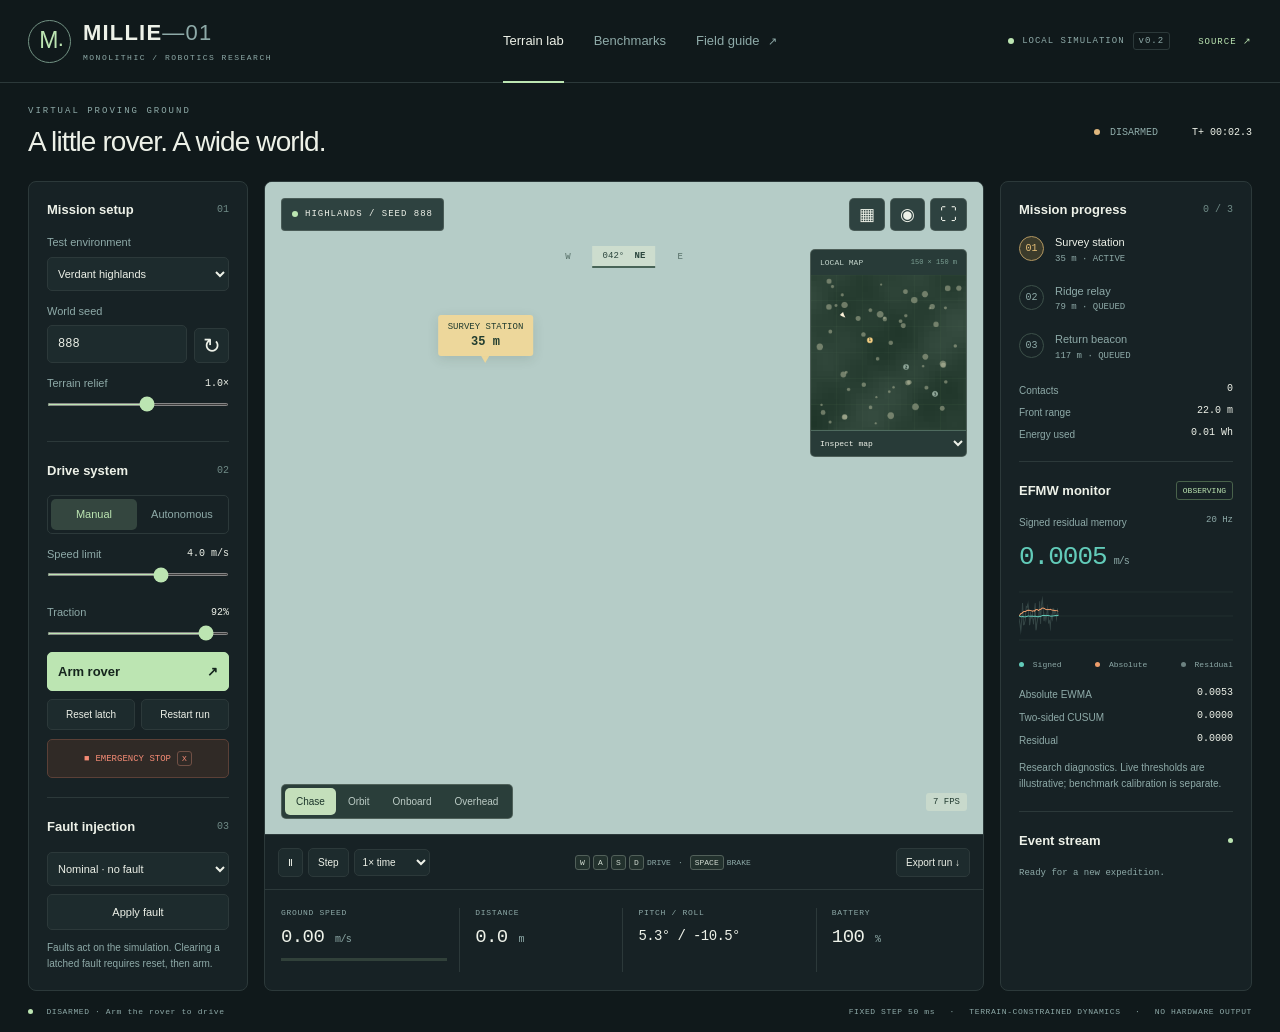
<file: index.html>
<!doctype html>
<html lang="en">
<head>
  <meta charset="utf-8"><meta name="viewport" content="width=device-width, initial-scale=1">
  <meta name="theme-color" content="#111b1d">
  <meta name="description" content="Millie-01 terrain lab: an interactive 3D research rover, seeded missions, comparative EFMW residual monitoring and reproducible benchmarks.">
  <title>Millie-01 / Terrain Lab</title>
  <link rel="stylesheet" href="assets/lab.css">
</head>
<body>
<header class="topbar">
  <a class="brand" href="./" aria-label="Millie-01 home"><span class="brand-icon">M<span>·</span></span><span>MILLIE<span class="brand-no">—01</span><small>MONOLITHIC / ROBOTICS RESEARCH</small></span></a>
  <nav aria-label="Workspace"><button class="nav active" data-tab="drive">Terrain lab</button><button class="nav" data-tab="bench">Benchmarks</button><button class="nav" data-tab="guide">Field guide <span>↗</span></button></nav>
  <div class="top-status"><span class="dot"></span> LOCAL SIMULATION <span class="version">v0.2</span><a href="https://github.com/enuminous/Millie-01" target="_blank" rel="noopener" aria-label="GitHub repository">SOURCE ↗</a></div>
</header>
<main>
<section id="drive-view" class="workspace">
  <div class="workspace-heading"><div><span class="eyebrow">VIRTUAL PROVING GROUND</span><h1>A little rover. A wide world.</h1></div><div class="run-label"><span class="dot amber"></span><span id="run-status">AWAITING OPERATOR</span><span class="mono" id="clock">T+ 00:00.0</span></div></div>
  <div class="lab-grid">
    <aside class="left-panel panel">
      <div class="section-title"><h2>Mission setup</h2><span class="serial">01</span></div>
      <label for="terrain">Test environment</label><select id="terrain"><option value="highlands">Verdant highlands</option><option value="ridge">Ochre ridge</option><option value="slalom">Boulder slalom</option><option value="flat">Flat calibration field</option></select>
      <div class="seed-row"><div><label for="seed">World seed</label><input id="seed" type="number" value="888" min="0" max="4294967295" step="1"></div><button id="generate" title="Rebuild world and reset run" aria-label="Rebuild world">↻</button></div>
      <div class="range-label"><label for="relief">Terrain relief</label><output id="relief-value">1.0×</output></div><input type="range" id="relief" min="0" max="1.8" step=".1" value="1">
      <div class="divider"></div><div class="section-title"><h2>Drive system</h2><span class="serial">02</span></div>
      <div class="segmented" aria-label="Drive mode"><button id="manual" class="selected">Manual</button><button id="auto">Autonomous</button></div>
      <div class="range-label"><label for="speed">Speed limit</label><output id="speed-value">4.0 m/s</output></div><input id="speed" type="range" min=".5" max="6" value="4" step=".5">
      <div class="range-label"><label for="traction">Traction</label><output id="traction-value">92%</output></div><input id="traction" type="range" min=".1" max="1" value=".92" step=".01">
      <button class="primary wide" id="arm">Arm rover <span>↗</span></button>
      <div class="button-row"><button id="reset-latch">Reset latch</button><button id="reset">Restart run</button></div>
      <button id="estop" class="estop wide"><span>■</span> EMERGENCY STOP <kbd>X</kbd></button>
      <div class="divider"></div><div class="section-title"><h2>Fault injection</h2><span class="serial">03</span></div>
      <label class="sr-only" for="fault">Fault type</label><select id="fault"><option value="none">Nominal · no fault</option value="slip">Traction loss</option><option value="bias">Encoder bias +0.25 m/s</option><option value="variance">Encoder variance</option><option value="dropout">Range / odometry dropout</option><option value="heartbeat">Heartbeat loss</option><option value="battery">Low battery rail</option></select>
      <button class="wide" id="inject">Apply fault</button>
      <p class="muted small">Faults act on the simulation. Clearing a latched fault requires reset, then arm.</p>
    </aside>
    <section class="viewport-wrap" aria-label="3D rover simulation">
      <div class="viewport" id="viewport">
        <canvas id="world" tabindex="0" aria-label="3D landscape. Use W A S D or arrow keys to drive after arming. Drag to orbit and scroll to zoom."></canvas>
        <div class="view-top"><div class="view-tag"><span class="dot"></span> <span id="world-title">HIGHLANDS / SEED 888</span></div><div class="view-tools"><button id="grid" title="Toggle terrain grid" aria-label="Toggle terrain grid">▦</button><button id="sensors" title="Toggle sensor rays" aria-label="Toggle sensor rays">◉</button><button id="fullscreen" title="Fullscreen view" aria-label="Fullscreen view">⛶</button></div></div>
        <div id="goal-label" class="goal-label" hidden><span id="goal-label-name">SURVEY STATION</span><b id="goal-label-distance">35 m</b></div>
        <div class="compass"><span>W</span><div id="compass-heading">042° <b>NE</b></div><span>E</span></div>
        <div class="map-shell"><div class="map-title">LOCAL MAP <span>150 × 150 m</span></div><canvas id="minimap" width="220" height="220" aria-label="Top down mission map. Use the edit mode below to place goals or obstacles."></canvas><label class="sr-only" for="edit">Map edit mode</label><select id="edit"><option value="inspect">Inspect map</option><option value="goal">Click to add goal</option><option value="obstacle">Click to add boulder</option><option value="erase">Click to erase object</option></select></div>
        <div class="view-bottom"><div class="camera-tabs" aria-label="Camera"><button data-camera="chase" class="selected">Chase</button><button data-camera="orbit">Orbit</button><button data-camera="cockpit">Onboard</button><button data-camera="map">Overhead</button></div><div class="fps"><span id="fps">—</span> FPS</div></div>
        <div id="webgl-error" role="alert" hidden></div>
        <div class="touch-controls" aria-label="Touch driving controls"><button data-key="KeyW" aria-label="Drive forward">▲</button><div><button data-key="KeyA" aria-label="Turn left">◀</button><button data-key="Space" aria-label="Brake">■</button><button data-key="KeyD" aria-label="Turn right">▶</button></div><button data-key="KeyS" aria-label="Reverse">▼</button></div>
      </div>
      <div class="transport"><div class="transport-buttons"><button id="pause" aria-label="Pause simulation">Ⅱ</button><button id="step" title="Advance one physics step while paused">Step</button><label class="sr-only" for="timescale">Simulation speed</label><select id="timescale"><option value=".5">0.5×</option><option value="1" selected>1× time</option><option value="2">2× time</option><option value="4">4× time</option></select></div><span class="drive-hint"><kbd>W</kbd><kbd>A</kbd><kbd>S</kbd><kbd>D</kbd> DRIVE <span>·</span> <kbd>SPACE</kbd> BRAKE</span><button id="export">Export run ↓</button></div>
      <div class="telemetry-strip"><div><small>GROUND SPEED</small><strong id="velocity">0.00 <em>m/s</em></strong><div class="mini-meter"><i id="speed-meter"></i></div></div><div><small>DISTANCE</small><strong id="distance">0.0 <em>m</em></strong></div><div><small>PITCH / ROLL</small><strong id="attitude">0.0° / 0.0°</strong></div><div><small>BATTERY</small><strong id="battery">100 <em>%</em></strong></div></div>
    </section>
    <aside class="right-panel panel">
      <div class="section-title"><h2>Mission progress</h2><span class="serial" id="goal-count">0 / 3</span></div><ol id="goals" class="goals"></ol>
      <div class="mission-stats"><div><span>Contacts</span><b id="contacts">0</b></div><div><span>Front range</span><b id="range">22.0 m</b></div><div><span>Energy used</span><b id="energy">0.00 Wh</b></div></div>
      <div class="divider"></div><div class="section-title"><h2>EFMW monitor</h2><span id="monitor-status" class="status-pill">IDLE</span></div>
      <p class="monitor-caption">Signed residual memory <span>20 Hz</span></p><div class="coherence-number"><span id="signed-value">0.0000</span><small>m/s</small></div><canvas id="chart" width="420" height="170" aria-label="Live signed EWMA, absolute EWMA and residual graph"></canvas>
      <div class="legend"><span><i class="cyan"></i> Signed</span><span><i class="orange"></i> Absolute</span><span><i class="gray"></i> Residual</span></div>
      <div class="monitor-values"><div><span>Absolute EWMA</span><b id="abs-value">0.0000</b></div><div><span>Two-sided CUSUM</span><b id="cusum-value">0.0000</b></div><div><span>Residual</span><b id="residual-value">—</b></div></div>
      <p class="small muted">Research diagnostics. Live thresholds are illustrative; benchmark calibration is separate.</p>
      <div class="divider"></div><div class="section-title"><h2>Event stream</h2><span class="live-dot"></span></div><div id="events" class="events" aria-live="polite">Ready for a new expedition.</div>
    </aside>
  </div>
  <div class="bottom-note"><span><i class="dot"></i> <span id="safety-reason">DISARMED · Arm the rover to drive</span></span><span>FIXED STEP 50 ms <b>·</b> TERRAIN-CONSTRAINED DYNAMICS <b>·</b> NO HARDWARE OUTPUT</span></div>
</section>
<section id="bench-view" class="page-section" hidden>
  <div class="page-intro"><div><span class="eyebrow">MEASURE, COMPARE, REPEAT</span><h1>The proving bench.</h1><p>Run the same frozen inputs through every detector. Keep the misses, the false alarms, and the ties.</p></div><span class="badge">EXPLORATORY / SYNTHETIC</span></div>
  <div class="bench-cards"><article class="panel"><span class="eyebrow">01 / DETECTION</span><h2>Residual monitor comparison</h2><p>100 calibration nulls. Disjoint evaluation seeds. Five fault families. Three detectors plus an identical signed-EWMA control.</p><div class="inline-fields"><label for="runs">Runs per family <select id="runs"><option value="24">24 · quick / 120 runs</option><option value="100">100 · full / 500 runs</option></select></label><button id="run-bench" class="primary">Run detector suite ↗</button></div><p class="small muted">M01-WEB-001 · 400 samples/run · 20 Hz · onset at 8 s · 5% target whole-run null alarm rate. Calibration is empirical, not a guarantee.</p></article>
  <article class="panel"><span class="eyebrow">02 / NAVIGATION</span><h2>Autonomous mission matrix</h2><p>Three terrains × six fixed seeds. Measure goals, completion time, contacts, path distance, and energy using the same model as the live rover.</p><button id="run-nav" class="primary">Run 18 missions ↗</button><p class="small muted">240 simulated seconds per mission. Deterministic A* with ground-truth terrain. These are simulated performance checks, not a robotics validation.</p></article></div>
  <div class="bench-progress" id="bench-progress" hidden><span id="bench-progress-label">Preparing…</span><progress id="progress" max="100" value="0"></progress><button id="cancel-bench">Cancel</button></div>
  <div id="bench-results" class="panel results"><div class="empty-state"><span>↗</span><h2>No numbers without a run.</h2><p>Choose a suite above to calculate results in your browser.</p></div></div>
  <div class="method-note"><h2>What counts as evidence here?</h2><p>The EFMW-style monitor is the repository's ordinary signed EWMA: <code>Mₜ = 0.97 Mₜ₋₁ + 0.03 rₜ</code>. The matched signed-EWMA control must tie exactly. Absolute EWMA and two-sided CUSUM use the same input trace and separate calibration. Early alarms count against detection; misses receive the full observation-window delay penalty. Nothing in this bench establishes an EFMW-specific advantage or confirms physical safety.</p><a href="docs/WEB_LAB.md" target="_blank" rel="noopener">Read the full protocol and model ↗</a></div>
</section>
<section id="guide-view" class="page-section" hidden><div class="page-intro"><div><span class="eyebrow">OPERATOR'S FIELD GUIDE</span><h1>Take the long way around.</h1><p>Build a world, arm Millie, and follow the golden survey beacons.</p></div></div><div class="guide-grid"><article class="panel"><h2>Start an expedition</h2><ol><li>Choose a terrain and seed. ↻ builds the world and resets the run.</li><li>Select Manual or Autonomous, then <strong>Arm rover</strong>.</li><li>Drive through all goal rings in order. Gold is your next goal; green is complete.</li><li>Try an injected fault and watch the residual monitors respond.</li><li>Export the world, settings, event log, and 5 Hz telemetry as JSON.</li></ol><p>Drag the 3D view to orbit. Scroll to zoom. Edit obstacles and goals with the local map; editing resets the run. New objects need space around the rover, goals, and obstacles.</p></article><article class="panel"><h2>Keyboard controls</h2><dl class="key-list"><dt><kbd>W</kbd> / <kbd>↑</kbd></dt><dd>Forward</dd><dt><kbd>S</kbd> / <kbd>↓</kbd></dt><dd>Reverse</dd><dt><kbd>A</kbd> / <kbd>←</kbd></dt><dd>Turn left</dd><dt><kbd>D</kbd> / <kbd>→</kbd></dt><dd>Turn right</dd><dt><kbd>SPACE</kbd></dt><dd>Brake</dd><dt><kbd>X</kbd></dt><dd>Latch emergency stop</dd><dt><kbd>P</kbd></dt><dd>Pause / resume</dd><dt><kbd>C</kbd></dt><dd>Cycle camera</dd><dt><kbd>R</kbd></dt><dd>Restart current world</dd></dl><p class="small muted">Typing in a form never drives the rover. Changing tabs or leaving the window releases drive inputs and pauses time.</p></article><article class="panel"><h2>The model, honestly</h2><p>A real-time 3D heightfield with a ground-constrained six-wheel rover. Acceleration, turning inertia, traction, grade response, battery consumption, circular obstacle contacts, and wheel-height suspension are simplified models. There is no rigid-body solver, wheel lift, roll-over, soil deformation, or hardware connection.</p><p>The larger outdoor research rover uses simulated 360° obstacle sensing and speeds up to 6 m/s. It is a separate virtual test envelope from the repository's low-speed indoor physical design.</p><p>Autonomy uses a known map and A* routing, not SLAM or learned perception. Live monitor alerts cannot arm, drive, or stop the rover. Safety gates are a separate simulated state machine.</p></article><article class="panel"><h2>Research & source</h2><p>Monolithic LLC · Matthew Chenoweth Wright</p><p><a href="https://github.com/enuminous/Millie-01" target="_blank" rel="noopener">Source and hardware architecture ↗</a></p><p><a href="replay.html">Original Python trace replay ↗</a></p><p><a href="research/threshold-sweep-2026-11-16/index.html">Published threshold sensitivity atlas ↗</a></p><p><a href="https://github.com/enuminous/Millie-01/blob/main/docs/EXPERIMENT.md" target="_blank" rel="noopener">MON-M01 proposed experiment ↗</a></p><p><a href="https://github.com/enuminous/EFMW-EXP-001" target="_blank" rel="noopener">EFMW experiment & external audit ↗</a></p><p><a href="https://x.com/enuminous" target="_blank" rel="noopener">@enuminous ↗</a></p><p class="small muted">Everything runs locally. No external scripts, telemetry service, model API, or third-party font requests.</p></article></div></section>
</main>
<div class="toast" id="toast" role="status" hidden></div>
<noscript><p class="noscript">Enable JavaScript to run the 3D simulator. The repository documentation remains available on GitHub.</p></noscript>
<script type="module" src="assets/lab.mjs"></script>
</body></html>
</file>
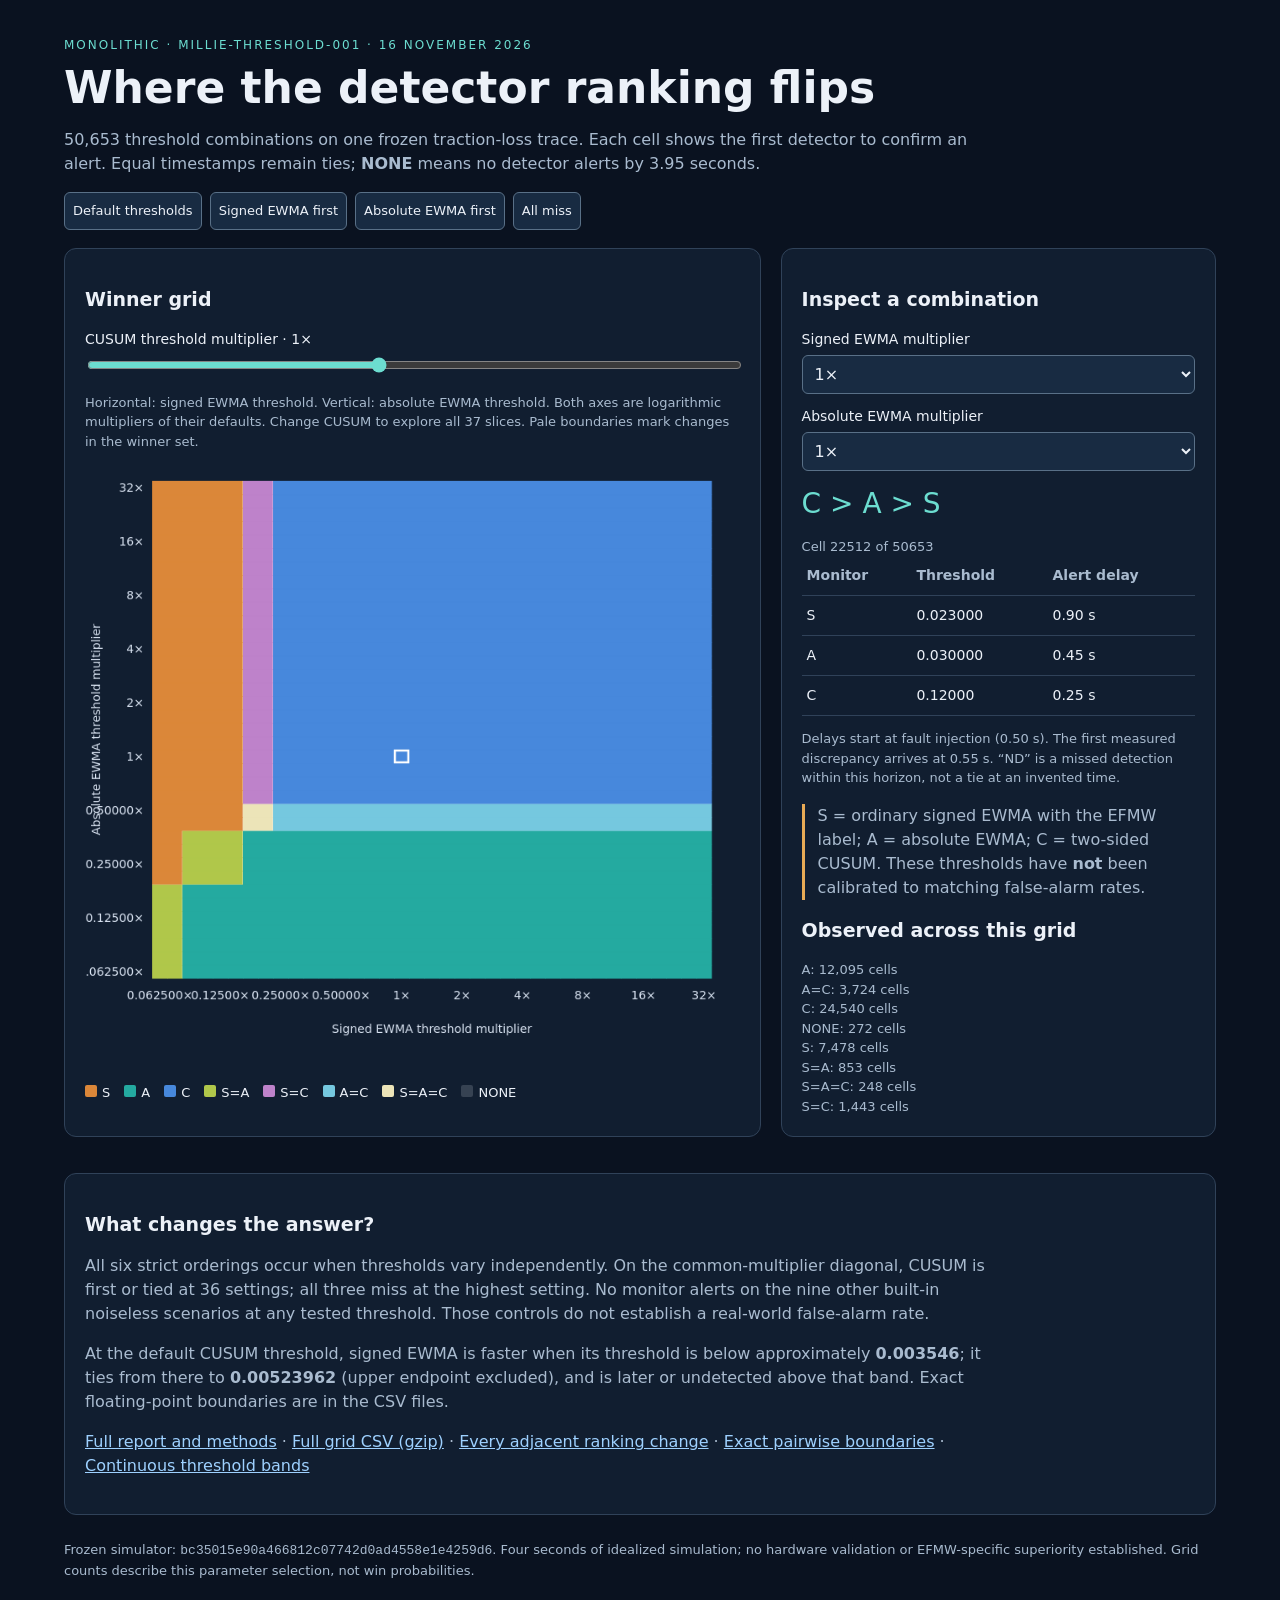
<file: research/threshold-sweep-2026-11-16/index.html>
<!doctype html>
<html lang="en"><head><meta charset="utf-8"><meta name="viewport" content="width=device-width,initial-scale=1"><title>Millie-01 · threshold ranking atlas</title>
<style>
:root{color-scheme:dark;--bg:#0a1220;--panel:#111e30;--line:#304259;--text:#ecf1f8;--muted:#a9bbcf}*{box-sizing:border-box}body{margin:0;background:var(--bg);color:var(--text);font:16px/1.5 system-ui,sans-serif}main{max-width:1200px;margin:auto;padding:36px 24px}h1{font-size:clamp(27px,4vw,44px);line-height:1.1;margin:10px 0}h2{font-size:19px}p{max-width:90ch;color:var(--muted)}.eyebrow{color:#6cddd0;font-size:12px;letter-spacing:2px}a{color:#9ed1ff}section{background:var(--panel);border:1px solid var(--line);border-radius:12px;padding:20px;margin:18px 0}.layout{display:grid;grid-template-columns:minmax(0,1.6fr) minmax(260px,1fr);gap:20px}canvas{width:100%;display:block;cursor:crosshair;border-radius:5px}label{display:block;font-size:14px;margin:12px 0 5px}select,button{background:#182b42;color:var(--text);border:1px solid #597087;padding:8px;border-radius:6px;font:inherit;width:100%}input[type=range]{width:100%;accent-color:#6cddd0}.legend{display:flex;flex-wrap:wrap;gap:9px 14px;font-size:13px;margin-top:14px}.chip{display:inline-block;width:12px;height:12px;border-radius:2px;margin-right:5px}table{width:100%;border-collapse:collapse;font-size:14px}th,td{border-bottom:1px solid var(--line);padding:9px 5px;text-align:left}th{color:var(--muted)}.rank{font-size:28px;color:#6cddd0;margin:12px 0}.small{font-size:13px;color:var(--muted)}.note{border-left:3px solid #e8aa55;padding-left:13px}.buttons{display:flex;gap:8px;flex-wrap:wrap}.buttons button{width:auto;font-size:13px}code{font-size:13px}footer{font-size:13px;color:var(--muted);margin:25px 0}@media(max-width:850px){.layout{grid-template-columns:1fr}main{padding:22px 12px}section{padding:14px}}
</style></head><body><main><div class="eyebrow">MONOLITHIC · MILLIE-THRESHOLD-001 · 16 NOVEMBER 2026</div><h1>Where the detector ranking flips</h1><p>50,653 threshold combinations on one frozen traction-loss trace. Each cell shows the first detector to confirm an alert. Equal timestamps remain ties; <strong>NONE</strong> means no detector alerts by 3.95 seconds.</p>
<div class="buttons"><button id="defaults">Default thresholds</button><button id="signedWin">Signed EWMA first</button><button id="absoluteWin">Absolute EWMA first</button><button id="miss">All miss</button></div>
<div class="layout"><section><h2>Winner grid</h2><label for="c">CUSUM threshold multiplier · <output id="cvalue"></output></label><input id="c" type="range" min="0" max="36" value="16" step="1"><p class="small">Horizontal: signed EWMA threshold. Vertical: absolute EWMA threshold. Both axes are logarithmic multipliers of their defaults. Change CUSUM to explore all 37 slices. Pale boundaries mark changes in the winner set.</p><canvas id="grid" width="780" height="720" aria-label="Threshold ranking heatmap. Use the labeled selectors to inspect every cell without a mouse."></canvas><div class="legend" id="legend"></div></section>
<section><h2>Inspect a combination</h2><label for="s">Signed EWMA multiplier</label><select id="s"></select><label for="a">Absolute EWMA multiplier</label><select id="a"></select><div class="rank" id="ranking" aria-live="polite"></div><div class="small" id="cell"></div><table><thead><tr><th>Monitor</th><th>Threshold</th><th>Alert delay</th></tr></thead><tbody id="metrics"></tbody></table><p class="small">Delays start at fault injection (0.50 s). The first measured discrepancy arrives at 0.55 s. “ND” is a missed detection within this horizon, not a tie at an invented time.</p><p class="note">S = ordinary signed EWMA with the EFMW label; A = absolute EWMA; C = two-sided CUSUM. These thresholds have <strong>not</strong> been calibrated to matching false-alarm rates.</p><h2>Observed across this grid</h2><div id="counts"></div></section></div>
<section><h2>What changes the answer?</h2><p>All six strict orderings occur when thresholds vary independently. On the common-multiplier diagonal, CUSUM is first or tied at 36 settings; all three miss at the highest setting. No monitor alerts on the nine other built-in noiseless scenarios at any tested threshold. Those controls do not establish a real-world false-alarm rate.</p><p>At the default CUSUM threshold, signed EWMA is faster when its threshold is below approximately <strong>0.003546</strong>; it ties from there to <strong>0.00523962</strong> (upper endpoint excluded), and is later or undetected above that band. Exact floating-point boundaries are in the CSV files.</p><p><a href="https://github.com/enuminous/Millie-01/blob/main/research/threshold-sweep-2026-11-16/README.md">Full report and methods</a> · <a href="grid-ranking.csv.gz" download>Full grid CSV (gzip)</a> · <a href="adjacent-flips.csv.gz" download>Every adjacent ranking change</a> · <a href="pairwise-frontiers.csv" download>Exact pairwise boundaries</a> · <a href="threshold-bands.csv" download>Continuous threshold bands</a></p></section>
<footer>Frozen simulator: <code>bc35015e90a466812c07742d0ad4558e1e4259d6</code>. Four seconds of idealized simulation; no hardware validation or EFMW-specific superiority established. Grid counts describe this parameter selection, not win probabilities.</footer></main>
<script>
'use strict';
const DATA={"factors": [0.0625, 0.07432544468767006, 0.08838834764831845, 0.10511205190671431, 0.125, 0.14865088937534013, 0.1767766952966369, 0.21022410381342863, 0.25, 0.29730177875068026, 0.3535533905932738, 0.42044820762685725, 0.5, 0.5946035575013605, 0.7071067811865476, 0.8408964152537145, 1.0, 1.189207115002721, 1.4142135623730951, 1.681792830507429, 2.0, 2.378414230005442, 2.8284271247461903, 3.363585661014858, 4.0, 4.756828460010884, 5.656854249492381, 6.727171322029716, 8.0, 9.513656920021768, 11.313708498984761, 13.454342644059432, 16.0, 19.027313840043536, 22.627416997969522, 26.908685288118864, 32.0], "ks": [-16, -15, -14, -13, -12, -11, -10, -9, -8, -7, -6, -5, -4, -3, -2, -1, 0, 1, 2, 3, 4, 5, 6, 7, 8, 9, 10, 11, 12, 13, 14, 15, 16, 17, 18, 19, 20], "base": {"S": 0.023, "A": 0.03, "C": 0.12}, "first": {"S": [0.65, 0.65, 0.7, 0.7, 0.7, 0.7, 0.75, 0.75, 0.8, 0.8, 0.85, 0.9, 0.95, 1.05, 1.15, 1.25, 1.4, 1.6, 1.9, 2.3, 3.0, null, null, null, null, null, null, null, null, null, null, null, null, null, null, null, null], "A": [0.65, 0.65, 0.65, 0.65, 0.65, 0.65, 0.65, 0.7, 0.7, 0.7, 0.7, 0.75, 0.75, 0.8, 0.85, 0.9, 0.95, 1.05, 1.2, 1.5, null, null, null, null, null, null, null, null, null, null, null, null, null, null, null, null, null], "C": [0.65, 0.65, 0.65, 0.65, 0.65, 0.65, 0.65, 0.65, 0.65, 0.65, 0.65, 0.65, 0.7, 0.7, 0.7, 0.7, 0.75, 0.75, 0.8, 0.8, 0.85, 0.9, 0.95, 1.0, 1.05, 1.15, 1.25, 1.35, 1.5, 1.65, 1.85, 2.1, 2.35, 2.7, 3.1, 3.55, null]}, "summary": {"study": "MILLIE-THRESHOLD-001", "source_commit": "bc35015e90a466812c07742d0ad4558e1e4259d6", "protocol_sha256": "ec0794becf67af90f1583b42dc859e4359bec9de2ae28be9ebc0905ea85e9b38", "combinations": 50653, "winner_counts": {"A": 12095, "A=C": 3724, "C": 24540, "NONE": 272, "S": 7478, "S=A": 853, "S=A=C": 248, "S=C": 1443}, "ranking_counts": {"A > C > S": 2224, "A > C | ND:S": 5920, "A > S > C": 3050, "A > S | ND:C": 274, "A > S=C": 307, "A | ND:S,C": 320, "A=C > S": 1948, "A=C | ND:S": 1776, "C > A > S": 2335, "C > A | ND:S": 3824, "C > S > A": 1274, "C > S | ND:A": 6936, "C > S=A": 379, "C | ND:S,A": 9792, "ND:S,A,C": 272, "S > A > C": 1376, "S > A | ND:C": 106, "S > A=C": 135, "S > C > A": 506, "S > C | ND:A": 4998, "S | ND:A,C": 357, "S=A > C": 813, "S=A | ND:C": 40, "S=A=C": 248, "S=C > A": 525, "S=C | ND:A": 918}, "missed_threshold_levels": {"S": 16, "A": 17, "C": 1}, "default": {"cell_id": 22512, "S_k": 0, "S_multiplier": 1.0, "S_threshold": 0.023, "S_first_alert_s": 1.4, "S_latency_s": 0.9, "A_k": 0, "A_multiplier": 1.0, "A_threshold": 0.03, "A_first_alert_s": 0.95, "A_latency_s": 0.45, "C_k": 0, "C_multiplier": 1.0, "C_threshold": 0.12, "C_first_alert_s": 0.75, "C_latency_s": 0.25, "winner": "C", "ranking": "C > A > S"}, "common_multiplier_winner_counts": {"S=A=C": 2, "A=C": 5, "C": 29, "NONE": 1}, "strict_order_examples": [{"cell_id": 15674, "S_k": -5, "S_multiplier": 0.42044820762685725, "S_threshold": 0.009670308775417717, "S_first_alert_s": 0.9, "S_latency_s": 0.4, "A_k": 0, "A_multiplier": 1.0, "A_threshold": 0.03, "A_first_alert_s": 0.95, "A_latency_s": 0.45, "C_k": 7, "C_multiplier": 3.363585661014858, "C_threshold": 0.40363027932178297, "C_first_alert_s": 1.0, "C_latency_s": 0.5, "winner": "S", "ranking": "S > A > C", "distance_quarter_octaves": 12}, {"cell_id": 7453, "S_k": -11, "S_multiplier": 0.14865088937534013, "S_threshold": 0.003418970455632823, "S_first_alert_s": 0.7, "S_latency_s": 0.2, "A_k": 0, "A_multiplier": 1.0, "A_threshold": 0.03, "A_first_alert_s": 0.95, "A_latency_s": 0.45, "C_k": 0, "C_multiplier": 1.0, "C_threshold": 0.12, "C_first_alert_s": 0.75, "C_latency_s": 0.25, "winner": "S", "ranking": "S > C > A", "distance_quarter_octaves": 11}, {"cell_id": 17006, "S_k": -4, "S_multiplier": 0.5, "S_threshold": 0.0115, "S_first_alert_s": 0.95, "S_latency_s": 0.45, "A_k": -1, "A_multiplier": 0.8408964152537145, "A_threshold": 0.025226892457611436, "A_first_alert_s": 0.9, "A_latency_s": 0.4, "C_k": 7, "C_multiplier": 3.363585661014858, "C_threshold": 0.40363027932178297, "C_first_alert_s": 1.0, "C_latency_s": 0.5, "winner": "A", "ranking": "A > S > C", "distance_quarter_octaves": 12}, {"cell_id": 22623, "S_k": 0, "S_multiplier": 1.0, "S_threshold": 0.023, "S_first_alert_s": 1.4, "S_latency_s": 0.9, "A_k": 3, "A_multiplier": 1.681792830507429, "A_threshold": 0.05045378491522287, "A_first_alert_s": 1.5, "A_latency_s": 1.0, "C_k": 0, "C_multiplier": 1.0, "C_threshold": 0.12, "C_first_alert_s": 0.75, "C_latency_s": 0.25, "winner": "C", "ranking": "C > S > A", "distance_quarter_octaves": 3}, {"cell_id": 22290, "S_k": 0, "S_multiplier": 1.0, "S_threshold": 0.023, "S_first_alert_s": 1.4, "S_latency_s": 0.9, "A_k": -6, "A_multiplier": 0.3535533905932738, "A_threshold": 0.010606601717798213, "A_first_alert_s": 0.7, "A_latency_s": 0.2, "C_k": 0, "C_multiplier": 1.0, "C_threshold": 0.12, "C_first_alert_s": 0.75, "C_latency_s": 0.25, "winner": "A", "ranking": "A > C > S", "distance_quarter_octaves": 6}, {"cell_id": 22512, "S_k": 0, "S_multiplier": 1.0, "S_threshold": 0.023, "S_first_alert_s": 1.4, "S_latency_s": 0.9, "A_k": 0, "A_multiplier": 1.0, "A_threshold": 0.03, "A_first_alert_s": 0.95, "A_latency_s": 0.45, "C_k": 0, "C_multiplier": 1.0, "C_threshold": 0.12, "C_first_alert_s": 0.75, "C_latency_s": 0.25, "winner": "C", "ranking": "C > A > S", "distance_quarter_octaves": 0}], "example_selection": "Post-hoc nearest-default example for each strict complete order, minimizing sum(abs(k)); lexicographic loop breaks ties.", "adjacent_edges_checked": 147852, "ranking_change_edges": 11533, "winner_set_change_edges": 5911, "strict_single_winner_reversal_edges": 563, "pre_injection_alert_thresholds": {"S": 0, "A": 0, "C": 0}, "controls": [{"scenario": "clear", "monitor_threshold_settings_with_any_alert": 0, "settings_checked": 111}, {"scenario": "obstacle", "monitor_threshold_settings_with_any_alert": 0, "settings_checked": 111}, {"scenario": "estop", "monitor_threshold_settings_with_any_alert": 0, "settings_checked": 111}, {"scenario": "bumper", "monitor_threshold_settings_with_any_alert": 0, "settings_checked": 111}, {"scenario": "range_dropout", "monitor_threshold_settings_with_any_alert": 0, "settings_checked": 111}, {"scenario": "low_battery", "monitor_threshold_settings_with_any_alert": 0, "settings_checked": 111}, {"scenario": "heartbeat_loss", "monitor_threshold_settings_with_any_alert": 0, "settings_checked": 111}, {"scenario": "expired_command", "monitor_threshold_settings_with_any_alert": 0, "settings_checked": 111}, {"scenario": "tilt", "monitor_threshold_settings_with_any_alert": 0, "settings_checked": 111}], "first_traction_residual_s": 0.55, "last_observation_s": 3.95, "physics_horizon_s": 4.0, "evidence_status": "DEMONSTRATED: numerical threshold sensitivity of this fixed synthetic trace. UNRESOLVED: matched-false-alarm ranking, generalization, physical behavior, EFMW-specific advantage.", "verification": {"single_monitor_direct_simulations": 1110, "combined_direct_simulations": 9, "analytical_step_response_samples": 240, "passed": true}, "source_file_sha256": {"millie01/__init__.py": "18c398748ed094e2afe42d12bf42824da846efb43477485507147005f6a35ce2", "millie01/__main__.py": "3129adff95e0f38b87ab34cddfc27082c7892bcaec267ff5d40f160fdf55b44a", "millie01/cli.py": "00a5456c04ebed4fbda812bfeee4e800ef1cb02ceaf4c58f658c3410d83972ca", "millie01/coherence.py": "5102263f704aa200698ba577103e149508b0651ce6c8d3eb92b00a48c8178ade", "millie01/controller.py": "5f00d901a174e3bb5a5307851e81cfb766855ab0fdbe501c6482392ea5c92570", "millie01/model.py": "6175b4f753d44aa8e66c540c2c7c1d0175f27b87ea6eea4e684a1ce8d1290fdb", "millie01/safety.py": "c2408a8af8cbe8587ccfc8eb02143137e9ca487211593181df58e664180c0eeb", "millie01/simulator.py": "db4ffc472eb58cc1f17e3374c9fe073287910f384e88c3074a7fdcb86fcc562c"}}};
const COLORS={'S':'#db8739','A':'#24aaa0','C':'#4788dc','S=A':'#b0c74a','S=C':'#be82ca','A=C':'#75c8df','S=A=C':'#ece4b8','NONE':'#364252'};
const N=DATA.factors.length,MS=['S','A','C'],$=id=>document.getElementById(id),cv=$('grid'),ctx=cv.getContext('2d');
const BOX={x:80,y:20,w:666,h:592};let si=16,ai=16,ci=16;
const num=x=>Number(x).toPrecision(5).replace(/\.0+$/,'');
function evaluate(s,a,c){const idx=[s,a,c], groups=new Map(),missing=[];MS.forEach((m,j)=>{const t=DATA.first[m][idx[j]];if(t===null)missing.push(m);else{if(!groups.has(t))groups.set(t,[]);groups.get(t).push(m)}});const parts=[...groups.keys()].sort((x,y)=>x-y).map(t=>groups.get(t).join('='));return{winner:parts[0]||'NONE',ranking:parts.join(' > ')+(missing.length?(parts.length?' | ':'')+'ND:'+missing.join(','):'')}}
for(let j=0;j<N;j++)for(const id of ['s','a']){const o=document.createElement('option');o.value=j;o.textContent=num(DATA.factors[j])+'×';$(id).append(o)}
for(const key of Object.keys(COLORS)){const span=document.createElement('span');const chip=document.createElement('span');chip.className='chip';chip.style.background=COLORS[key];span.append(chip,document.createTextNode(key));$('legend').append(span)}
function draw(){ctx.fillStyle='#111e30';ctx.fillRect(0,0,cv.width,cv.height);const w=BOX.w/N,h=BOX.h/N;
for(let s=0;s<N;s++)for(let a=0;a<N;a++){const key=evaluate(s,a,ci).winner,x=BOX.x+s*w,y=BOX.y+(N-1-a)*h;ctx.fillStyle=COLORS[key];ctx.fillRect(x,y,w+.5,h+.5);ctx.strokeStyle='#f5f7fc9a';ctx.lineWidth=1;if(s<N-1&&key!==evaluate(s+1,a,ci).winner){ctx.beginPath();ctx.moveTo(x+w,y);ctx.lineTo(x+w,y+h);ctx.stroke()}if(a<N-1&&key!==evaluate(s,a+1,ci).winner){ctx.beginPath();ctx.moveTo(x,y);ctx.lineTo(x+w,y);ctx.stroke()}}
ctx.strokeStyle='#fff';ctx.lineWidth=2.5;ctx.strokeRect(BOX.x+si*w+1,BOX.y+(N-1-ai)*h+1,w-2,h-2);ctx.fillStyle='#dbe5f3';ctx.font='14px system-ui';ctx.textAlign='center';for(let j=0;j<N;j+=4){ctx.fillText(num(DATA.factors[j])+'×',BOX.x+(j+.5)*w,BOX.y+BOX.h+25);ctx.textAlign='right';ctx.fillText(num(DATA.factors[j])+'×',BOX.x-10,BOX.y+(N-j-.5)*h+5);ctx.textAlign='center'}ctx.fillText('Signed EWMA threshold multiplier',BOX.x+BOX.w/2,BOX.y+BOX.h+65);ctx.save();ctx.translate(18,BOX.y+BOX.h/2);ctx.rotate(-Math.PI/2);ctx.fillText('Absolute EWMA threshold multiplier',0,0);ctx.restore()}
function update(){const r=evaluate(si,ai,ci);$('s').value=si;$('a').value=ai;$('c').value=ci;$('cvalue').textContent=num(DATA.factors[ci])+'×';$('ranking').textContent=r.ranking;$('cell').textContent='Cell '+((si*N+ai)*N+ci)+' of '+DATA.summary.combinations;$('metrics').replaceChildren();MS.forEach((m,j)=>{const k=[si,ai,ci][j],t=DATA.first[m][k],tr=document.createElement('tr');for(const txt of [m,num(DATA.base[m]*DATA.factors[k]),t===null?'ND':(t-.5).toFixed(2)+' s']){const td=document.createElement('td');td.textContent=txt;tr.append(td)}$('metrics').append(tr)});draw()}
$('s').onchange=e=>{si=+e.target.value;update()};$('a').onchange=e=>{ai=+e.target.value;update()};$('c').oninput=e=>{ci=+e.target.value;update()};cv.onclick=e=>{const b=cv.getBoundingClientRect(),x=(e.clientX-b.left)*cv.width/b.width,y=(e.clientY-b.top)*cv.height/b.height,s=Math.floor((x-BOX.x)/BOX.w*N),a=N-1-Math.floor((y-BOX.y)/BOX.h*N);if(s>=0&&s<N&&a>=0&&a<N){si=s;ai=a;update()}};
function set(s,a,c){si=s;ai=a;ci=c;update()};$('defaults').onclick=()=>set(16,16,16);$('signedWin').onclick=()=>set(5,16,16);$('absoluteWin').onclick=()=>set(16,10,16);$('miss').onclick=()=>set(36,36,36);
for(const [winner,count] of Object.entries(DATA.summary.winner_counts)){const p=document.createElement('div');p.className='small';p.textContent=winner+': '+count.toLocaleString()+' cells';$('counts').append(p)}update();
</script></body></html>
</file>
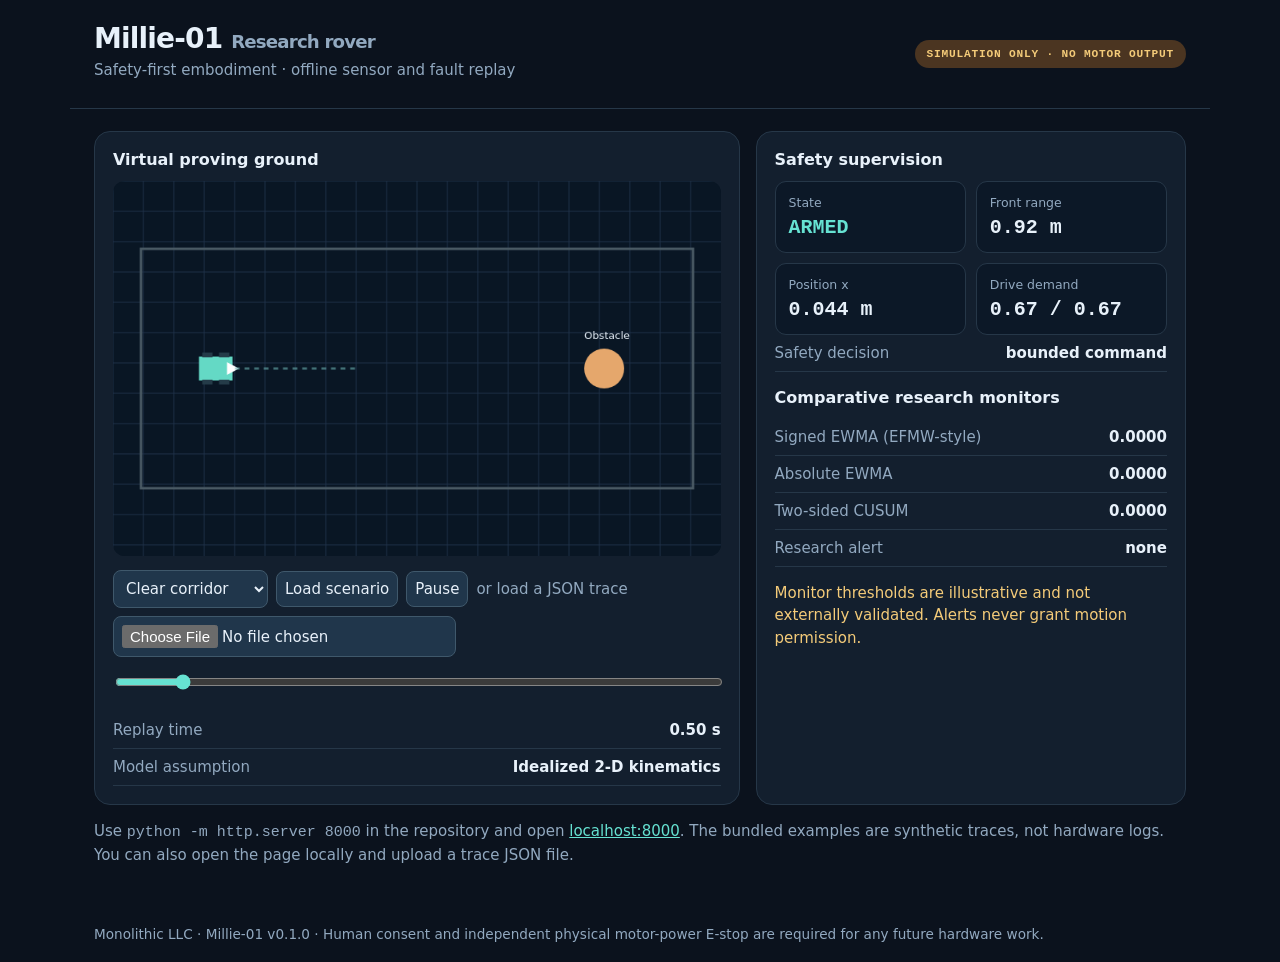
<file: replay.html>
<!doctype html>
<html lang="en"><head><meta charset="utf-8"><meta name="viewport" content="width=device-width,initial-scale=1">
<title>Millie-01 | SIMULATION ONLY</title>
<style>
:root{color-scheme:dark;--bg:#0b121d;--card:#131f2e;--line:#263748;--txt:#e8f1fa;--muted:#92a9c0;--aqua:#66e2d2;--amber:#f4cb79;--rose:#ff8295}
*{box-sizing:border-box}body{margin:0;font:15px system-ui,-apple-system,Segoe UI,sans-serif;background:var(--bg);color:var(--txt)}
header,main,footer{max-width:1140px;margin:auto;padding:22px 24px}header{display:flex;flex-wrap:wrap;justify-content:space-between;gap:12px;align-items:center;border-bottom:1px solid var(--line)}
h1{margin:0;font-size:1.75rem;letter-spacing:-.03em}h2{font-size:1rem;margin:0 0 12px}p{color:var(--muted);line-height:1.5}.pill{font:700 .7rem ui-monospace,monospace;letter-spacing:.07em;color:var(--amber);background:#4b3521;border-radius:999px;padding:8px 12px}
.grid{display:grid;grid-template-columns:minmax(0,1.5fr) minmax(250px,1fr);gap:16px}@media(max-width:750px){.grid{grid-template-columns:1fr}}
.panel{border:1px solid var(--line);background:var(--card);padding:18px;border-radius:16px;min-width:0}canvas{width:100%;height:auto;display:block;border-radius:12px;background:#091624}
.ctrl{display:flex;flex-wrap:wrap;gap:8px;align-items:center;margin-top:14px}select,button,input[type=file]{font:inherit;background:#20364b;border:1px solid #3f586b;border-radius:8px;color:var(--txt);padding:8px}button{cursor:pointer}button:hover{border-color:var(--aqua)}input[type=range]{width:100%;accent-color:var(--aqua)}
.kpi{display:grid;grid-template-columns:repeat(2,minmax(0,1fr));gap:10px}.stat{background:#0c1827;border:1px solid var(--line);border-radius:11px;padding:13px}.stat b{font:700 1.25rem ui-monospace,monospace}.stat small{display:block;color:var(--muted);margin-bottom:6px}#mode{color:var(--aqua)}#mode.bad{color:var(--rose)}.mon{margin-top:16px}.line{display:flex;justify-content:space-between;gap:10px;border-bottom:1px solid var(--line);padding:9px 0}.line span:first-child{color:var(--muted)}.warn{color:var(--amber)}footer{color:var(--muted);font-size:.85rem}a{color:var(--aqua)}
</style></head><body>
<header><div><h1>Millie-01 <span style="font-size:.65em;color:var(--muted)">Research rover</span></h1><p style="margin:4px 0">Safety-first embodiment · offline sensor and fault replay</p></div><span class="pill">SIMULATION ONLY · NO MOTOR OUTPUT</span></header>
<main><div class="grid"><section class="panel"><h2>Virtual proving ground</h2><canvas id="arena" width="760" height="470" aria-label="Top down simulated robot and obstacle"></canvas>
<div class="ctrl"><select id="scene"><option value="clear">Clear corridor</option><option value="estop">E-stop injection</option></select><button id="load">Load scenario</button><button id="play">Pause</button><label for="upload" style="color:var(--muted)">or load a JSON trace</label><input type="file" id="upload" accept="application/json,.json"></div>
<p><input id="scrub" aria-label="Replay timeline" type="range" min="0" max="99" value="0"></p><div class="line"><span>Replay time</span><strong id="time">0.00 s</strong></div><div class="line"><span>Model assumption</span><strong>Idealized 2-D kinematics</strong></div></section>
<section class="panel"><h2>Safety supervision</h2><div class="kpi"><div class="stat"><small>State</small><b id="mode">ARMED</b></div><div class="stat"><small>Front range</small><b id="range">—</b></div><div class="stat"><small>Position x</small><b id="pose">0.00 m</b></div><div class="stat"><small>Drive demand</small><b id="demand">0 / 0</b></div></div><div class="line"><span>Safety decision</span><strong id="reason">—</strong></div>
<div class="mon"><h2>Comparative research monitors</h2><div class="line"><span>Signed EWMA (EFMW-style)</span><strong id="signed">—</strong></div><div class="line"><span>Absolute EWMA</span><strong id="abs">—</strong></div><div class="line"><span>Two-sided CUSUM</span><strong id="cusum">—</strong></div><div class="line"><span>Research alert</span><strong id="alert">—</strong></div></div><p class="warn">Monitor thresholds are illustrative and not externally validated. Alerts never grant motion permission.</p></section></div>
<p>Use <code>python -m http.server 8000</code> in the repository and open <a href="http://localhost:8000/">localhost:8000</a>. The bundled examples are synthetic traces, not hardware logs. You can also open the page locally and upload a trace JSON file.</p></main>
<footer>Monolithic LLC · Millie-01 v0.1.0 · Human consent and independent physical motor-power E-stop are required for any future hardware work.</footer>
<script>
'use strict';let data=null,index=0,playing=true,last=0;const $=x=>document.getElementById(x),ctx=$('arena').getContext('2d');
function number(v,d=3){return Number.isFinite(Number(v))?Number(v).toFixed(d):'—'}
function render(){const c=$('arena'),w=c.width,h=c.height;ctx.clearRect(0,0,w,h);ctx.fillStyle='#091624';ctx.fillRect(0,0,w,h);ctx.strokeStyle='#20334a';ctx.lineWidth=1;
 for(let x=0;x<w;x+=38){ctx.beginPath();ctx.moveTo(x,0);ctx.lineTo(x,h);ctx.stroke()}for(let y=0;y<h;y+=38){ctx.beginPath();ctx.moveTo(0,y);ctx.lineTo(w,y);ctx.stroke()}
 const t=data?.trace?.[index];const x=t?Number(t.x_m)||0:0;const scale=420,baseX=110,baseY=h/2;ctx.strokeStyle='#4a5a64';ctx.lineWidth=3;ctx.strokeRect(35,85,w-70,h-170);
 const ox=data?.scenario==='obstacle'?0.6:1.2;ctx.fillStyle='#e5a76c';ctx.beginPath();ctx.arc(baseX+ox*scale,baseY,25,0,Math.PI*2);ctx.fill();ctx.fillStyle='#e8f1fa';ctx.font='13px system-ui';ctx.fillText('Obstacle',baseX+ox*scale-25,baseY-37);
 const cx=baseX+x*scale;ctx.save();ctx.translate(cx,baseY);ctx.fillStyle='#64d9c5';ctx.fillRect(-21,-15,42,30);ctx.fillStyle='#243b48';ctx.fillRect(-17,-20,13,6);ctx.fillRect(-17,14,13,6);ctx.fillRect(4,-20,13,6);ctx.fillRect(4,14,13,6);ctx.fillStyle='#fff';ctx.beginPath();ctx.moveTo(29,0);ctx.lineTo(14,-8);ctx.lineTo(14,8);ctx.fill();ctx.restore();ctx.strokeStyle='#69b0af99';ctx.setLineDash([6,6]);ctx.beginPath();ctx.moveTo(cx+24,baseY);ctx.lineTo(cx+24+Math.min(150,Math.max(0,(Number(t?.front_m)||0))*scale),baseY);ctx.stroke();ctx.setLineDash([]);
 if(!t)return;$('time').textContent=number(t.t_s,2)+' s';$('mode').textContent=t.mode;$('mode').classList.toggle('bad',t.mode!=='ARMED');$('range').textContent=t.front_m==null?'INVALID':number(t.front_m,2)+' m';$('pose').textContent=number(t.x_m,3)+' m';$('demand').textContent=number(t.left,2)+' / '+number(t.right,2);$('reason').textContent=t.reason;$('signed').textContent=number(t.efmw_signed_score,4);$('abs').textContent=number(t.absolute_ewma_score,4);$('cusum').textContent=number(t.cusum_score,4);$('alert').textContent=[t.efmw_alert&&'signed',t.baseline_alert&&'abs',t.cusum_alert&&'CUSUM'].filter(Boolean).join(', ')||'none';$('scrub').max=data.trace.length-1;$('scrub').value=index;}
async function load(path){playing=false;$('play').textContent='Play';try{const res=await fetch(path);if(!res.ok)throw Error('HTTP '+res.status);setData(await res.json())}catch(err){alert('Could not load example over file://. Serve with python -m http.server or use the file chooser. '+err.message)}}
function setData(x){if(!Array.isArray(x.trace)||!x.trace.length){alert('This file needs a nonempty trace array');return}data=x;index=0;render()}
$('load').onclick=()=>load('examples/demo-'+$('scene').value+'.json');$('play').onclick=()=>{playing=!playing;$('play').textContent=playing?'Pause':'Play'};$('scrub').oninput=e=>{index=Number(e.target.value);render()};$('upload').onchange=async e=>{const f=e.target.files?.[0];if(f)try{setData(JSON.parse(await f.text()))}catch(err){alert('Invalid JSON: '+err.message)}};
function anim(timestamp){if(playing&&data&&timestamp-last>=110){last=timestamp;index=(index+1)%data.trace.length;render()}requestAnimationFrame(anim)}requestAnimationFrame(anim);render();load('examples/demo-clear.json').then(()=>{playing=true;$('play').textContent='Pause'});
</script></body></html>
</file>
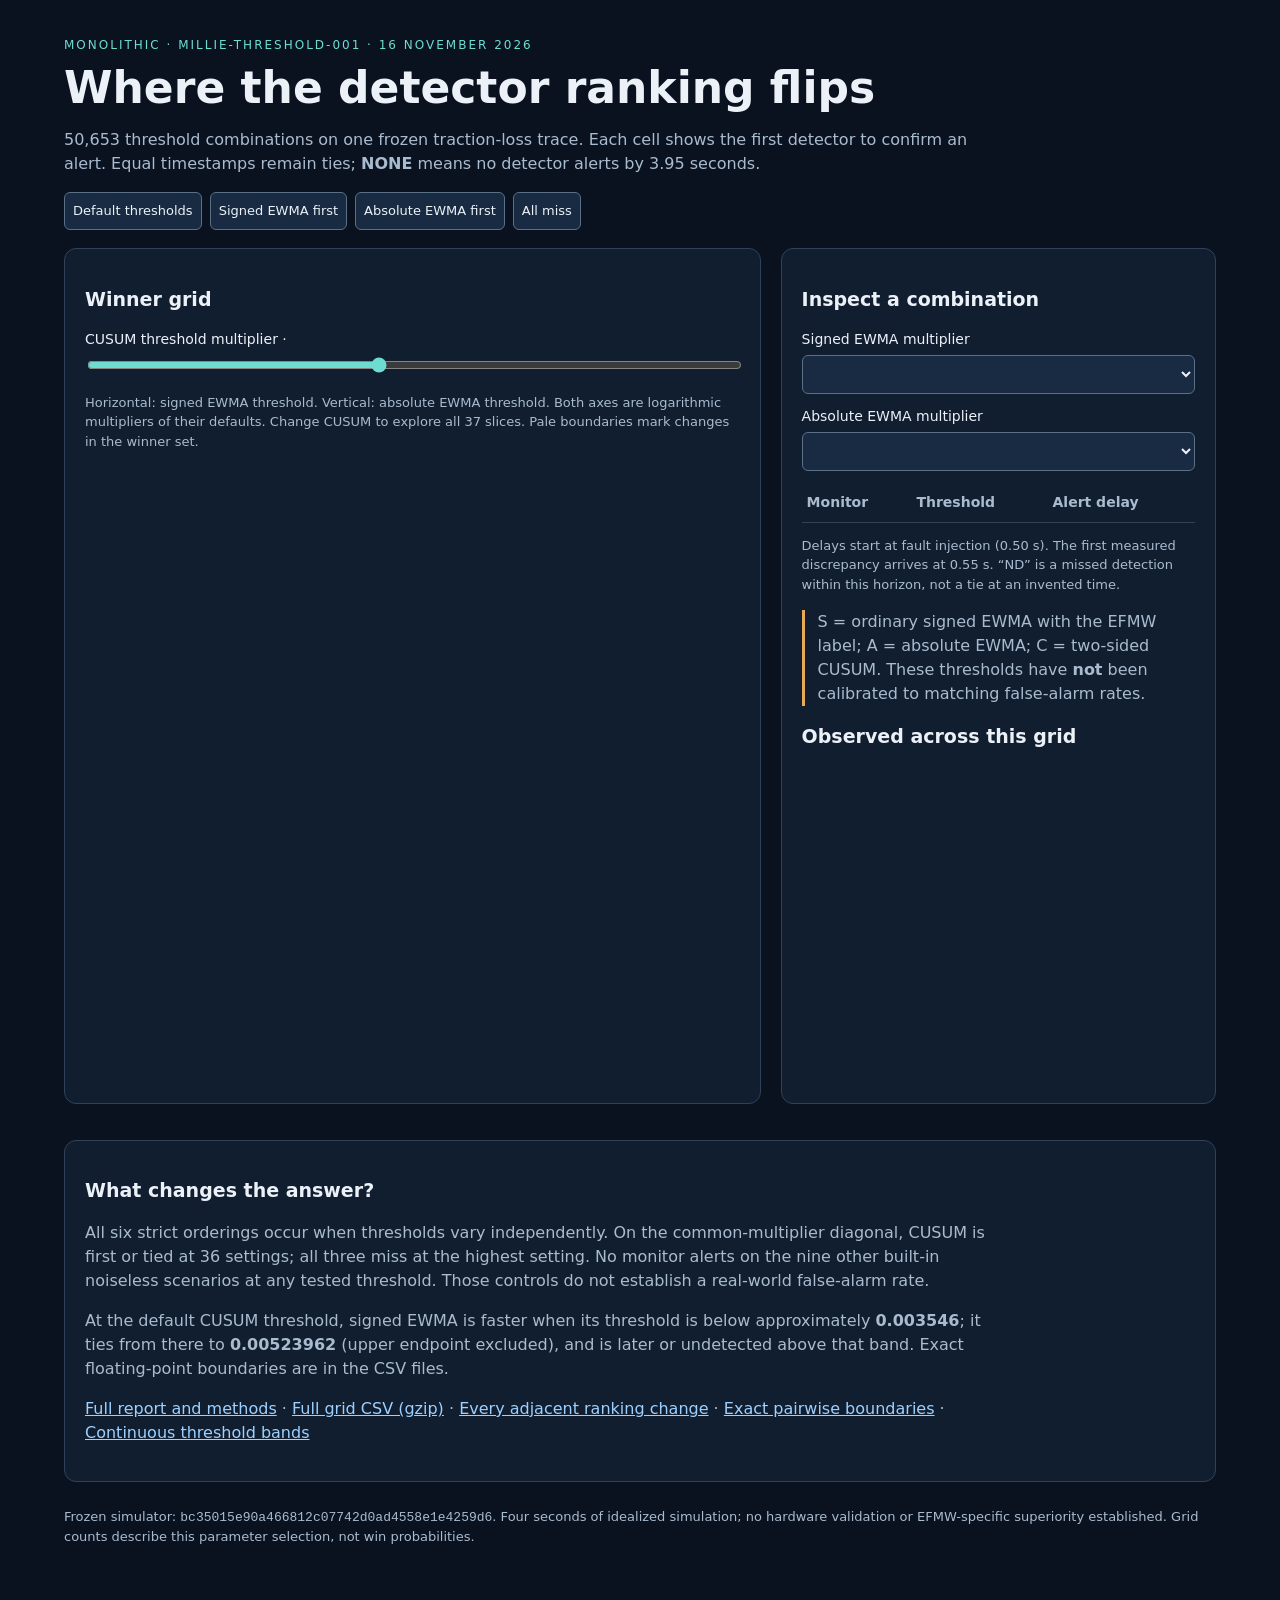
<file: research/threshold-sweep-2026-11-16/explorer-template.html>
<!doctype html>
<html lang="en"><head><meta charset="utf-8"><meta name="viewport" content="width=device-width,initial-scale=1"><title>Millie-01 · threshold ranking atlas</title>
<style>
:root{color-scheme:dark;--bg:#0a1220;--panel:#111e30;--line:#304259;--text:#ecf1f8;--muted:#a9bbcf}*{box-sizing:border-box}body{margin:0;background:var(--bg);color:var(--text);font:16px/1.5 system-ui,sans-serif}main{max-width:1200px;margin:auto;padding:36px 24px}h1{font-size:clamp(27px,4vw,44px);line-height:1.1;margin:10px 0}h2{font-size:19px}p{max-width:90ch;color:var(--muted)}.eyebrow{color:#6cddd0;font-size:12px;letter-spacing:2px}a{color:#9ed1ff}section{background:var(--panel);border:1px solid var(--line);border-radius:12px;padding:20px;margin:18px 0}.layout{display:grid;grid-template-columns:minmax(0,1.6fr) minmax(260px,1fr);gap:20px}canvas{width:100%;display:block;cursor:crosshair;border-radius:5px}label{display:block;font-size:14px;margin:12px 0 5px}select,button{background:#182b42;color:var(--text);border:1px solid #597087;padding:8px;border-radius:6px;font:inherit;width:100%}input[type=range]{width:100%;accent-color:#6cddd0}.legend{display:flex;flex-wrap:wrap;gap:9px 14px;font-size:13px;margin-top:14px}.chip{display:inline-block;width:12px;height:12px;border-radius:2px;margin-right:5px}table{width:100%;border-collapse:collapse;font-size:14px}th,td{border-bottom:1px solid var(--line);padding:9px 5px;text-align:left}th{color:var(--muted)}.rank{font-size:28px;color:#6cddd0;margin:12px 0}.small{font-size:13px;color:var(--muted)}.note{border-left:3px solid #e8aa55;padding-left:13px}.buttons{display:flex;gap:8px;flex-wrap:wrap}.buttons button{width:auto;font-size:13px}code{font-size:13px}footer{font-size:13px;color:var(--muted);margin:25px 0}@media(max-width:850px){.layout{grid-template-columns:1fr}main{padding:22px 12px}section{padding:14px}}
</style></head><body><main><div class="eyebrow">MONOLITHIC · MILLIE-THRESHOLD-001 · 16 NOVEMBER 2026</div><h1>Where the detector ranking flips</h1><p>50,653 threshold combinations on one frozen traction-loss trace. Each cell shows the first detector to confirm an alert. Equal timestamps remain ties; <strong>NONE</strong> means no detector alerts by 3.95 seconds.</p>
<div class="buttons"><button id="defaults">Default thresholds</button><button id="signedWin">Signed EWMA first</button><button id="absoluteWin">Absolute EWMA first</button><button id="miss">All miss</button></div>
<div class="layout"><section><h2>Winner grid</h2><label for="c">CUSUM threshold multiplier · <output id="cvalue"></output></label><input id="c" type="range" min="0" max="36" value="16" step="1"><p class="small">Horizontal: signed EWMA threshold. Vertical: absolute EWMA threshold. Both axes are logarithmic multipliers of their defaults. Change CUSUM to explore all 37 slices. Pale boundaries mark changes in the winner set.</p><canvas id="grid" width="780" height="720" aria-label="Threshold ranking heatmap. Use the labeled selectors to inspect every cell without a mouse."></canvas><div class="legend" id="legend"></div></section>
<section><h2>Inspect a combination</h2><label for="s">Signed EWMA multiplier</label><select id="s"></select><label for="a">Absolute EWMA multiplier</label><select id="a"></select><div class="rank" id="ranking" aria-live="polite"></div><div class="small" id="cell"></div><table><thead><tr><th>Monitor</th><th>Threshold</th><th>Alert delay</th></tr></thead><tbody id="metrics"></tbody></table><p class="small">Delays start at fault injection (0.50 s). The first measured discrepancy arrives at 0.55 s. “ND” is a missed detection within this horizon, not a tie at an invented time.</p><p class="note">S = ordinary signed EWMA with the EFMW label; A = absolute EWMA; C = two-sided CUSUM. These thresholds have <strong>not</strong> been calibrated to matching false-alarm rates.</p><h2>Observed across this grid</h2><div id="counts"></div></section></div>
<section><h2>What changes the answer?</h2><p>All six strict orderings occur when thresholds vary independently. On the common-multiplier diagonal, CUSUM is first or tied at 36 settings; all three miss at the highest setting. No monitor alerts on the nine other built-in noiseless scenarios at any tested threshold. Those controls do not establish a real-world false-alarm rate.</p><p>At the default CUSUM threshold, signed EWMA is faster when its threshold is below approximately <strong>0.003546</strong>; it ties from there to <strong>0.00523962</strong> (upper endpoint excluded), and is later or undetected above that band. Exact floating-point boundaries are in the CSV files.</p><p><a href="https://github.com/enuminous/Millie-01/blob/main/research/threshold-sweep-2026-11-16/README.md">Full report and methods</a> · <a href="grid-ranking.csv.gz" download>Full grid CSV (gzip)</a> · <a href="adjacent-flips.csv.gz" download>Every adjacent ranking change</a> · <a href="pairwise-frontiers.csv" download>Exact pairwise boundaries</a> · <a href="threshold-bands.csv" download>Continuous threshold bands</a></p></section>
<footer>Frozen simulator: <code>bc35015e90a466812c07742d0ad4558e1e4259d6</code>. Four seconds of idealized simulation; no hardware validation or EFMW-specific superiority established. Grid counts describe this parameter selection, not win probabilities.</footer></main>
<script>
'use strict';
const DATA=/*__DATA__*/;
const COLORS={'S':'#db8739','A':'#24aaa0','C':'#4788dc','S=A':'#b0c74a','S=C':'#be82ca','A=C':'#75c8df','S=A=C':'#ece4b8','NONE':'#364252'};
const N=DATA.factors.length,MS=['S','A','C'],$=id=>document.getElementById(id),cv=$('grid'),ctx=cv.getContext('2d');
const BOX={x:80,y:20,w:666,h:592};let si=16,ai=16,ci=16;
const num=x=>Number(x).toPrecision(5).replace(/\.0+$/,'');
function evaluate(s,a,c){const idx=[s,a,c], groups=new Map(),missing=[];MS.forEach((m,j)=>{const t=DATA.first[m][idx[j]];if(t===null)missing.push(m);else{if(!groups.has(t))groups.set(t,[]);groups.get(t).push(m)}});const parts=[...groups.keys()].sort((x,y)=>x-y).map(t=>groups.get(t).join('='));return{winner:parts[0]||'NONE',ranking:parts.join(' > ')+(missing.length?(parts.length?' | ':'')+'ND:'+missing.join(','):'')}}
for(let j=0;j<N;j++)for(const id of ['s','a']){const o=document.createElement('option');o.value=j;o.textContent=num(DATA.factors[j])+'×';$(id).append(o)}
for(const key of Object.keys(COLORS)){const span=document.createElement('span');const chip=document.createElement('span');chip.className='chip';chip.style.background=COLORS[key];span.append(chip,document.createTextNode(key));$('legend').append(span)}
function draw(){ctx.fillStyle='#111e30';ctx.fillRect(0,0,cv.width,cv.height);const w=BOX.w/N,h=BOX.h/N;
for(let s=0;s<N;s++)for(let a=0;a<N;a++){const key=evaluate(s,a,ci).winner,x=BOX.x+s*w,y=BOX.y+(N-1-a)*h;ctx.fillStyle=COLORS[key];ctx.fillRect(x,y,w+.5,h+.5);ctx.strokeStyle='#f5f7fc9a';ctx.lineWidth=1;if(s<N-1&&key!==evaluate(s+1,a,ci).winner){ctx.beginPath();ctx.moveTo(x+w,y);ctx.lineTo(x+w,y+h);ctx.stroke()}if(a<N-1&&key!==evaluate(s,a+1,ci).winner){ctx.beginPath();ctx.moveTo(x,y);ctx.lineTo(x+w,y);ctx.stroke()}}
ctx.strokeStyle='#fff';ctx.lineWidth=2.5;ctx.strokeRect(BOX.x+si*w+1,BOX.y+(N-1-ai)*h+1,w-2,h-2);ctx.fillStyle='#dbe5f3';ctx.font='14px system-ui';ctx.textAlign='center';for(let j=0;j<N;j+=4){ctx.fillText(num(DATA.factors[j])+'×',BOX.x+(j+.5)*w,BOX.y+BOX.h+25);ctx.textAlign='right';ctx.fillText(num(DATA.factors[j])+'×',BOX.x-10,BOX.y+(N-j-.5)*h+5);ctx.textAlign='center'}ctx.fillText('Signed EWMA threshold multiplier',BOX.x+BOX.w/2,BOX.y+BOX.h+65);ctx.save();ctx.translate(18,BOX.y+BOX.h/2);ctx.rotate(-Math.PI/2);ctx.fillText('Absolute EWMA threshold multiplier',0,0);ctx.restore()}
function update(){const r=evaluate(si,ai,ci);$('s').value=si;$('a').value=ai;$('c').value=ci;$('cvalue').textContent=num(DATA.factors[ci])+'×';$('ranking').textContent=r.ranking;$('cell').textContent='Cell '+((si*N+ai)*N+ci)+' of '+DATA.summary.combinations;$('metrics').replaceChildren();MS.forEach((m,j)=>{const k=[si,ai,ci][j],t=DATA.first[m][k],tr=document.createElement('tr');for(const txt of [m,num(DATA.base[m]*DATA.factors[k]),t===null?'ND':(t-.5).toFixed(2)+' s']){const td=document.createElement('td');td.textContent=txt;tr.append(td)}$('metrics').append(tr)});draw()}
$('s').onchange=e=>{si=+e.target.value;update()};$('a').onchange=e=>{ai=+e.target.value;update()};$('c').oninput=e=>{ci=+e.target.value;update()};cv.onclick=e=>{const b=cv.getBoundingClientRect(),x=(e.clientX-b.left)*cv.width/b.width,y=(e.clientY-b.top)*cv.height/b.height,s=Math.floor((x-BOX.x)/BOX.w*N),a=N-1-Math.floor((y-BOX.y)/BOX.h*N);if(s>=0&&s<N&&a>=0&&a<N){si=s;ai=a;update()}};
function set(s,a,c){si=s;ai=a;ci=c;update()};$('defaults').onclick=()=>set(16,16,16);$('signedWin').onclick=()=>set(5,16,16);$('absoluteWin').onclick=()=>set(16,10,16);$('miss').onclick=()=>set(36,36,36);
for(const [winner,count] of Object.entries(DATA.summary.winner_counts)){const p=document.createElement('div');p.className='small';p.textContent=winner+': '+count.toLocaleString()+' cells';$('counts').append(p)}update();
</script></body></html>
</file>
<file: assets/lab.css>
:root{color-scheme:dark;--bg:#10191b;--panel:#172225;--line:#2c393a;--text:#edf1e8;--muted:#8eaaa8;--mint:#bce5b2;--cyan:#62cbb9;--orange:#ed9d6b;--danger:#f48b75;--mono:ui-monospace,SFMono-Regular,Consolas,monospace}
*{box-sizing:border-box}body{margin:0;background:var(--bg);color:var(--text);font:13px/1.5 -apple-system,BlinkMacSystemFont,'Segoe UI',sans-serif}button,input,select{font:inherit;color:inherit}button,a,input,select{touch-action:manipulation}button,select,input[type=number]{border:1px solid var(--line);background:#1d2b2d;border-radius:5px;padding:9px 10px}button{cursor:pointer;transition:background .15s,border .15s}button:hover{background:#2e4140;border-color:#6b8880}button:disabled{opacity:.45;cursor:not-allowed}button:focus-visible,a:focus-visible,select:focus-visible,input:focus-visible,canvas:focus-visible{outline:2px solid var(--mint);outline-offset:3px}a{color:var(--mint);text-decoration:none}a:hover{text-decoration:underline}[hidden]{display:none!important}h1,h2,p{margin:0}p{line-height:1.65}h2{font-size:13px;font-weight:600}h1{font-size:28px;line-height:1.2;font-weight:500;letter-spacing:-.9px}.topbar{height:83px;padding:0 28px;border-bottom:1px solid var(--line);display:flex;align-items:center;justify-content:space-between;gap:20px}.brand{display:flex;align-items:center;gap:12px;font-size:22px;font-weight:650;letter-spacing:1.2px;color:var(--text);line-height:1.2}.brand:hover{text-decoration:none}.brand-icon{display:grid;place-items:center;position:relative;width:43px;height:43px;border:1px solid #729283;border-radius:50%;font-weight:500;font-size:23px;color:var(--mint)}.brand-icon span{position:absolute;right:5px;bottom:4px;font-size:22px}.brand-no{font-weight:300;color:var(--muted)}.brand small{display:block;font:8px var(--mono);letter-spacing:1.5px;margin-top:7px;color:var(--muted)}nav{display:flex;height:100%;gap:30px;align-items:stretch}.nav{background:none;border:0;border-radius:0;color:var(--muted);padding:0 0;position:relative}.nav.active{color:var(--text)}.nav.active:after{content:'';position:absolute;bottom:-1px;left:0;right:0;height:2px;background:var(--mint)}.nav:hover{background:none;color:var(--text)}.nav span{font-size:11px;margin-left:5px}.top-status{display:flex;align-items:center;gap:8px;font:9px var(--mono);letter-spacing:1px;color:var(--muted)}.top-status a{margin-left:20px}.version{padding:3px 5px;border:1px solid var(--line);border-radius:3px;font-size:9px}.dot{display:inline-block;width:6px;height:6px;border-radius:50%;background:var(--mint);flex:none}.dot.amber{background:#dfb67d}.eyebrow{display:block;font:9px var(--mono);letter-spacing:2px;color:var(--muted);margin-bottom:9px}.workspace{padding:23px 28px 0}.workspace-heading{display:flex;align-items:center;justify-content:space-between;margin-bottom:22px}.run-label{display:flex;gap:10px;align-items:center;font:10px var(--mono);color:var(--muted)}.run-label .mono{margin-left:24px;color:var(--text)}.lab-grid{display:grid;grid-template-columns:220px minmax(360px,1fr) 252px;gap:16px;align-items:stretch}.panel{background:var(--panel);border:1px solid var(--line);border-radius:8px;padding:18px}.left-panel,.right-panel{min-width:0}.section-title{display:flex;align-items:center;justify-content:space-between;margin-bottom:15px}.serial{font:10px var(--mono);color:#6f8a86}label{display:block;color:var(--muted);font-size:11px;margin-bottom:6px}select{width:100%;font-size:11px;padding:9px 6px}input[type=number]{width:100%;font-family:var(--mono);font-size:12px}input[type=range]{height:3px;width:100%;margin:5px 0 16px;accent-color:var(--mint);cursor:pointer}.seed-row{display:flex;gap:7px;align-items:flex-end;margin-top:12px}.seed-row>div{flex:1;min-width:0}.seed-row button{font-size:21px;line-height:18px;height:35px;width:35px;padding:0}.range-label{display:flex;justify-content:space-between;margin-top:12px;align-items:center}.range-label label{margin:0}.range-label output{font:10px var(--mono);color:var(--text)}.divider{height:1px;background:var(--line);margin:19px 0}.segmented{display:flex;border:1px solid var(--line);padding:3px;border-radius:5px;gap:2px}.segmented button{border:none;flex:1;padding:7px 0;font-size:11px;background:none;color:var(--muted)}.segmented button.selected{background:#34463f;color:var(--mint)}.primary{background:var(--mint);color:#15251d;border-color:var(--mint);font-weight:650}.primary:hover{background:#d1efc9;border-color:#d1efc9}.wide{width:100%}#arm{display:flex;justify-content:space-between;margin:1px 0 8px}.button-row{display:flex;gap:6px}.button-row button{font-size:10px;flex:1;white-space:nowrap;padding:7px 3px}.estop{margin-top:9px;color:var(--danger);background:#302a26;border-color:#5b4037;display:flex;gap:6px;align-items:center;justify-content:center;font:9px var(--mono);padding:11px 4px}.estop kbd{color:var(--danger);background:none;border-color:#715045}.estop:hover{background:#64392f}#inject{font-size:11px;margin-top:8px}.small{font-size:10px;line-height:1.6}.muted{color:var(--muted)}.left-panel .small{margin-top:10px}.viewport-wrap{min-width:0;display:flex;flex-direction:column;background:var(--panel);border:1px solid var(--line);border-radius:8px;overflow:hidden}.viewport{position:relative;flex:1;min-height:510px;background:#b3c8c3;overflow:hidden}.viewport:fullscreen{height:100vh}.viewport canvas#world{width:100%;height:100%;position:absolute;display:block;touch-action:none;outline-offset:-3px}.view-top{position:absolute;top:16px;left:16px;right:16px;display:flex;justify-content:space-between;pointer-events:none}.view-tag{display:flex;align-items:center;gap:7px;background:#172a29d9;border:1px solid #becabb30;border-radius:4px;padding:7px 10px;font:9px var(--mono);letter-spacing:1px}.view-tools{display:flex;gap:5px;pointer-events:auto}.view-tools button{background:#172a29d9;border:1px solid #becabb30;padding:4px 9px;font-size:17px;line-height:23px}.view-tools button.selected{color:var(--mint);border-color:var(--mint)}.view-bottom{position:absolute;left:16px;right:16px;bottom:15px;display:flex;align-items:center;justify-content:space-between}.camera-tabs{display:flex;gap:1px;background:#122522d9;border-radius:5px;padding:3px;border:1px solid #becabb40}.camera-tabs button{background:none;border:none;padding:6px 11px;color:#bbcbc5;font-size:10px}.camera-tabs button.selected{background:#c4dfbb;color:#1b3429}.fps{color:#233b31;font:9px var(--mono);background:#d1e0ceab;border-radius:3px;padding:4px 7px}.compass{position:absolute;top:64px;left:50%;transform:translateX(-50%);display:flex;align-items:center;gap:22px;font:9px var(--mono);color:#2b463d}.compass>span{opacity:.7}.compass div{padding:5px 10px;background:#d7e3d1b8;border-bottom:2px solid #486457}.compass b{margin-left:5px}.map-shell{position:absolute;right:16px;top:67px;background:#122522dc;border:1px solid #becabb40;border-radius:5px;overflow:hidden;width:157px}.map-title{font:8px var(--mono);padding:8px 9px;color:#c2d3ca}.map-title span{float:right;color:#7a9d91;font-size:7px}#minimap{width:155px;height:155px;display:block;cursor:crosshair}.map-shell select{font:8px var(--mono);border:0;border-top:1px solid #4f6b5f;border-radius:0;padding:7px 5px;background:transparent}.goal-label{position:absolute;pointer-events:none;transform:translate(-50%,-100%);text-align:center;color:#203c2f;white-space:nowrap;font:9px var(--mono);background:#f7d993d9;padding:7px 10px;border-radius:3px;box-shadow:0 3px 12px #25392120}.goal-label:after{content:'';position:absolute;bottom:-7px;left:calc(50% - 4px);border-left:4px solid transparent;border-right:4px solid transparent;border-top:7px solid #f7d993d9}.goal-label b{display:block;font-size:12px;margin-top:3px}.transport{min-height:56px;padding:10px 13px;display:flex;align-items:center;justify-content:space-between;gap:8px;border-top:1px solid var(--line);border-bottom:1px solid var(--line)}.transport-buttons{display:flex;align-items:center;gap:5px}.transport button{font-size:10px;padding:6px 9px}.transport select{width:76px;font-size:10px;padding:6px 4px}.drive-hint{font:8px var(--mono);color:var(--muted);display:flex;gap:3px;align-items:center;white-space:nowrap}.drive-hint span{padding:0 4px}kbd{font:8px var(--mono);display:inline-block;border:1px solid #52605a;border-radius:3px;padding:2px 4px;color:#d1dbd1;background:#22312d;min-width:15px;text-align:center}.telemetry-strip{display:grid;grid-template-columns:1.1fr 1fr 1.2fr 1fr;gap:12px;padding:18px 16px;min-height:100px}.telemetry-strip>div+div{border-left:1px solid var(--line);padding-left:15px}.telemetry-strip small{display:block;font:8px var(--mono);color:var(--muted);letter-spacing:.7px;margin-bottom:9px}.telemetry-strip strong{font:19px var(--mono);letter-spacing:-.6px;white-space:nowrap}.telemetry-strip em{font:10px var(--mono);color:var(--muted)}#attitude{font-size:14px}.mini-meter{height:3px;background:#31413a;margin-top:10px}.mini-meter i{display:block;width:0;background:var(--mint);height:100%}.goals{list-style:none;margin:0;padding:0}.goals li{display:flex;gap:11px;align-items:center;margin:0 0 19px;color:var(--muted)}.goals li:last-child{margin-bottom:0}.goal-number{display:grid;place-items:center;width:25px;height:25px;flex:none;border:1px solid #3c5049;border-radius:50%;font:10px var(--mono)}.goals li.current{color:var(--text)}.goals li.current .goal-number{color:#e8c077;border-color:#b29761;background:#3b3b2b}.goals li.done .goal-number{color:var(--mint);background:#294338;border-color:#536e4b}.goals strong{display:block;font-size:11px;font-weight:500}.goals small{display:block;font:9px var(--mono);margin-top:3px;color:var(--muted)}.mission-stats{display:grid;gap:7px;margin-top:22px}.mission-stats>div,.monitor-values>div{display:flex;justify-content:space-between;font-size:10px;color:var(--muted)}.mission-stats b,.monitor-values b{font:10px var(--mono);color:var(--text);font-weight:400}.status-pill{font:8px var(--mono);padding:4px 6px;border:1px solid #49624b;border-radius:3px;color:var(--mint)}.status-pill.alert{color:var(--orange);border-color:#836447}.monitor-caption{display:flex;justify-content:space-between;color:var(--muted);font-size:10px}.monitor-caption span{font:9px var(--mono)}.coherence-number{margin-top:10px;font:26px var(--mono);letter-spacing:-1px;color:var(--cyan)}.coherence-number small{font:10px var(--mono);margin-left:7px;color:var(--muted)}#chart{display:block;width:100%;height:80px;margin-top:4px}.legend{display:flex;justify-content:space-between;font:8px var(--mono);color:var(--muted);margin-top:4px}.legend i{width:5px;height:5px;display:inline-block;border-radius:50%;margin-right:4px}.cyan{background:var(--cyan)}.orange{background:var(--orange)}.gray{background:#6d8281}.monitor-values{display:grid;gap:8px;margin:18px 0 12px}.events{height:62px;overflow:auto;font:9px/1.8 var(--mono);color:var(--muted)}.events>div{display:flex;gap:8px}.events time{color:#6b8c7b;white-space:nowrap}.live-dot{width:5px;height:5px;border-radius:50%;background:var(--mint)}.bottom-note{padding:16px 0;display:flex;justify-content:space-between;gap:15px;color:var(--muted);font:8px var(--mono);letter-spacing:.6px}.bottom-note .dot{width:5px;height:5px;margin-right:8px}.bottom-note b{margin:0 9px;font-weight:400}.touch-controls{display:none;position:absolute;left:18px;bottom:60px;text-align:center;user-select:none}.touch-controls button{width:40px;height:36px;margin:2px;background:#152b27c9;touch-action:none}.page-section{max-width:1260px;margin:auto;padding:40px 30px}.page-intro{display:flex;align-items:center;justify-content:space-between;margin:0 0 30px;gap:20px}.page-intro h1{font-size:38px;margin-bottom:12px}.page-intro p{color:var(--muted);max-width:660px}.badge{font:9px var(--mono);color:var(--orange);padding:9px;border:1px solid #73543e;border-radius:4px;white-space:nowrap}.bench-cards{display:grid;grid-template-columns:1.2fr 1fr;gap:20px}.bench-cards .panel{padding:25px}.bench-cards h2{font-size:20px;margin:12px 0}.bench-cards p{color:var(--muted);margin-bottom:20px}.bench-cards .small{margin:18px 0 0}.inline-fields{display:flex;align-items:flex-end;gap:15px;flex-wrap:wrap}.inline-fields label{margin:0}.inline-fields select{margin-top:5px}.bench-cards button{padding:11px 16px}.results{margin-top:24px;padding:24px;overflow:auto}.empty-state{text-align:center;padding:46px 0;color:var(--muted)}.empty-state>span{font-size:40px;color:var(--mint)}.empty-state h2{color:var(--text);font-size:20px;margin:15px 0 8px}.method-note{margin-top:26px;padding:20px 0;color:var(--muted)}.method-note h2{font-size:16px;color:var(--text);margin-bottom:10px}.method-note a{display:inline-block;margin-top:15px}.method-note code{color:var(--mint)}table{width:100%;border-collapse:collapse;font-size:11px;white-space:nowrap}th{text-align:left;color:var(--muted);font:9px var(--mono);padding:14px 10px;border-bottom:1px solid #597165}td{padding:11px 10px;border-bottom:1px solid var(--line);font-family:var(--mono);font-size:10px}td:first-child{font-family:inherit;font-size:11px}.pass{color:var(--mint)}.fail{color:var(--orange)}.results-heading{display:flex;align-items:center;justify-content:space-between;gap:15px;margin-bottom:16px}.results h2{font-size:19px}.results p{color:var(--muted);font-size:11px;margin:10px 0}.bench-progress{display:flex;gap:20px;align-items:center;padding:20px;background:#21312c;margin-top:20px;border-radius:6px}.bench-progress progress{flex:1;accent-color:var(--mint)}.guide-grid{display:grid;grid-template-columns:1fr 1fr;gap:20px}.guide-grid .panel{padding:26px}.guide-grid h2{font-size:19px;margin-bottom:16px}.guide-grid p,.guide-grid li{color:var(--muted);margin-bottom:12px}.guide-grid strong{color:var(--text)}.guide-grid ol{padding-left:18px}.key-list{display:grid;grid-template-columns:100px 1fr;gap:11px}.key-list dt,.key-list dd{margin:0}.key-list dd{color:var(--muted)}.toast{position:fixed;bottom:24px;left:50%;transform:translateX(-50%);max-width:90vw;padding:12px 20px;background:#d0e8c4;color:#183024;border:1px solid #8cab81;border-radius:7px;box-shadow:0 8px 30px #0006;z-index:100;font-size:12px}.sr-only{position:absolute;width:1px;height:1px;padding:0;margin:-1px;overflow:hidden;clip:rect(0,0,0,0);border:0}.noscript,#webgl-error{padding:30px;background:#4e2723;color:#ffe2c5}#webgl-error{position:absolute;inset:0;z-index:50;display:grid;place-items:center;font-size:18px}
@media(min-width:1600px){.viewport{min-height:620px}.lab-grid{grid-template-columns:235px minmax(450px,1fr) 275px}.workspace{max-width:1900px;margin:auto}.topbar{padding:0 36px}.right-panel{padding:22px}.right-panel .divider{margin:24px 0}#chart{height:115px}}
@media(max-width:1200px){.top-status{font-size:0;gap:5px}.top-status a{font-size:9px;margin-left:6px}.top-status .version{display:none}.lab-grid{grid-template-columns:195px minmax(340px,1fr) 220px;gap:10px}.workspace{padding:20px 16px 0}.panel{padding:13px}.drive-hint{display:none}.map-shell{width:132px}#minimap{width:130px;height:130px}.map-title span{display:none}.telemetry-strip{gap:7px;padding:16px 10px}.telemetry-strip>div+div{padding-left:9px}.telemetry-strip strong{font-size:16px}#attitude{font-size:12px}.camera-tabs button{padding:6px 8px}.bottom-note>span:last-child{display:none}.viewport{min-height:555px}}
@media(max-width:980px){.lab-grid{grid-template-columns:195px minmax(350px,1fr)}.right-panel{grid-column:1/-1;display:grid;grid-template-columns:1fr 1fr 1fr;gap:12px}.right-panel{display:block;columns:3;column-gap:24px}.right-panel>*{break-inside:avoid}.right-panel .divider{display:none}.right-panel .section-title{margin-top:14px}.right-panel .events{height:100px}.topbar{padding:0 18px;gap:12px}nav{gap:22px}.top-status a{display:none}.run-label .mono{margin-left:4px}.workspace-heading h1{font-size:24px}.compass{left:36%}}
@media(max-width:700px){.topbar{height:72px;padding:0 14px}.brand{font-size:19px}.brand small{font-size:6px;letter-spacing:1px}.brand-icon{width:33px;height:33px;font-size:19px}nav{gap:14px}.nav{font-size:11px}.top-status{display:none}.nav span{display:none}.workspace{padding:20px 10px 0}.workspace-heading{display:block;margin-bottom:18px}.workspace-heading h1{font-size:25px}.run-label{margin-top:16px;justify-content:space-between;font-size:9px}.lab-grid{display:flex;flex-direction:column;gap:14px}.viewport-wrap{order:0}.left-panel{order:1;display:grid;grid-template-columns:1fr 1fr;gap:10px 14px}.left-panel .section-title,.left-panel .divider,.left-panel .small{grid-column:1/-1}.left-panel .divider{margin:4px 0}.left-panel .section-title{margin:0}.left-panel>label{align-self:center;margin:0}.seed-row{margin:0}.left-panel .range-label{margin:0;align-self:center}.left-panel input[type=range]{align-self:center;margin:0}.left-panel #arm{margin:0}.left-panel #estop{margin:0}.left-panel .segmented{grid-column:1/-1}.right-panel{order:2;columns:2;column-gap:24px}.viewport{height:540px;min-height:0;flex:none}.view-top{top:12px;left:12px;right:12px}.view-tag{font-size:8px;padding:7px}.map-shell{right:12px;width:112px;top:62px}#minimap{width:110px;height:110px}.map-title{font-size:7px}.compass{left:31%;font-size:8px;gap:10px}.camera-tabs button{font-size:9px;padding:6px 7px}.fps{font-size:8px}.telemetry-strip{min-height:90px}.telemetry-strip small{font-size:7px;letter-spacing:0}.telemetry-strip strong{font-size:14px}#attitude{font-size:10px}.view-bottom{left:12px;right:12px}.touch-controls{display:block}.bottom-note{font-size:7px}.page-section{padding:28px 14px}.page-intro{display:block}.page-intro h1{font-size:30px}.page-intro .badge{display:inline-block;margin-top:16px}.bench-cards,.guide-grid{grid-template-columns:1fr}.bench-cards .panel{padding:20px}.bench-progress{flex-wrap:wrap;gap:10px}.bench-progress progress{min-width:80px}.results{padding:14px}.results-heading{align-items:flex-start}.results h2{font-size:16px}}
@media(prefers-reduced-motion:reduce){*{scroll-behavior:auto!important;transition:none!important}}
</file>
